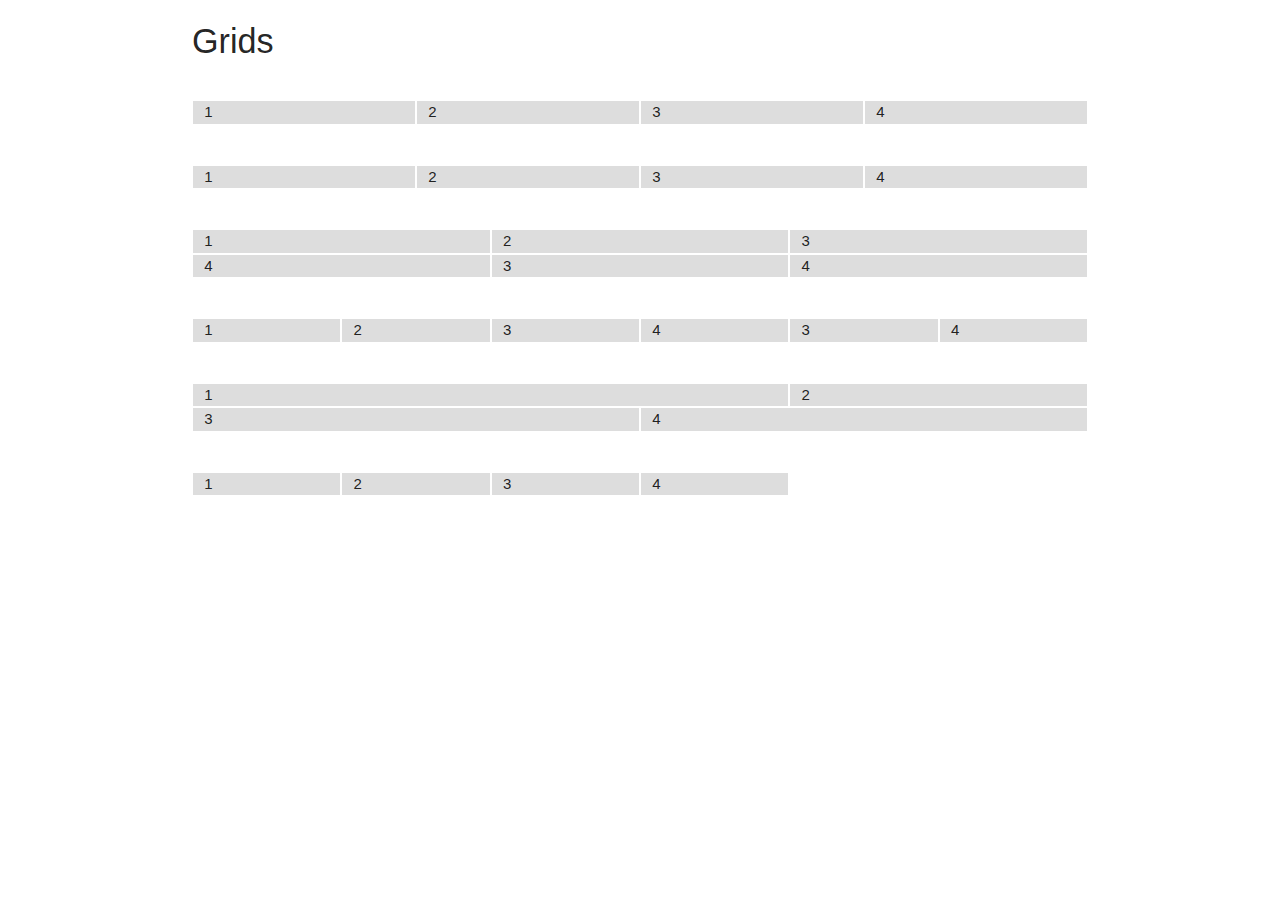
<file: index.html>
<html lang="en">

<head>
    <meta charset="UTF-8">
    <meta name="viewport" content="width=device-width, initial-scale=1.0">
    <!--Import Google Icon Font-->
    <link href="https://fonts.googleapis.com/icon?family=Material+Icons" rel="stylesheet">
    <!-- Compiled and minified CSS -->
    <link rel="stylesheet" href="https://cdnjs.cloudflare.com/ajax/libs/materialize/1.0.0/css/materialize.min.css">
    <!-- Compiled and minified JavaScript -->
    <script src="https://cdnjs.cloudflare.com/ajax/libs/materialize/1.0.0/js/materialize.min.js"></script>
    <title>Materialize CSS</title>
</head>
<style>
    h5 {
        padding: 10px;
    }

    .box {
        height: 200px;
    }

    .row>div {
        padding: 10px;
        background: #ddd;
        border: 1px solid #fff;
    }

    .row {
        margin: 40px auto;
    }
</style>

<body>

    <div class="container">

        <!---
        <h4 class="hide">Hide me on all screen sizes</h4>
        <h4 class="hide-on-small-only">Hide me on small screen sizes</h4>
        <h4 class="hide-on-med-only">Hide me on medium screen sizes</h4>
        <h4 class="hide-on-large-only">Hide me on large screen sizes</h4>
        <h4 class="hide-on-med-and-down">Hide me on medium & small screen sizes</h4>
        <h4 class="hide-on-med-and-up">Hide me on medium and large screen sizes</h4>
        -->

        <!--Applying colour to text-->
        <!---
        <h5 class="blue darken-1">Be yourself, everyone else is already taken</h5>
        <h5 class="orange lighten-4">We are all in the gutter, nut some of us are looking at the starts</h5>
        <h5 class="purple darken-3 white-text">To live is the rarest thing in the world. Most people exist, that is all
        </h5>
        <h5 class="teal darken-2 yellow-text text-lighten-3">Experience is simply the name we give our mistakes</h5>
        <h5 class="yellow lighten-3 purple-text text-darken-2">Always forgive your enemies - nothinh annoys them so much
        </h5>--->

        <!--Alignment-->
        <!---
        <h5 class="center-align">Center alignment</h5>
        <h5 class="left-align">Left alignment</h5>
        <h5 class="right-align">Right alignment</h5>
        --->

        <!--Buttons-->
        <!--<h4>Buttons</h4>-->
        <!---
        <a href="#" class="btn waves-effect waves-dark">Normal button</a>
        <a href="#" class="btn-small">Small button</a>
        <a href="#" class="btn-large">Large button</a>
        <a href="#" class="btn indigo waves-effect waves-light">Indigo button</a>
        <a href="#" class="btn disabled">Disabled button</a>
        <h4>Floating button</h4>
        <a href="#" class="btn-floating pink pulse"></a>
        <h4>Other elements</h4>
        <div class="btn">I am a div tag</div>
        -->

        <!--Icons-->
        <!---
        <h4>Icons</h4>
        <i class="material-icons red-text">error</i>
        <i class="material-icons yellow-text text-darken-2">warning</i>
        <i class="material-icons grey-text">cloud</i>
        <i class="material-icons blue-text">folder</i>

        <h4>Icons on Buttons</h4>
        <a href="#" class="btn indigo">
            <span>Send</span>
            <i class="material-icons left right">send</i>
        </a>
        <a href="#" class="btn pink waves-effect waves-light">
            <span>Email</span>
            <i class="material-icons left">email</i>
        </a>

        <h4>Icons on Floating Buttons</h4>
        <a href="#" class="btn-floating blue pulse">
            <i class="material-icons">add</i>
        </a>
        <a href="#" class="btn-floating red pulse">
            <i class="material-icons">remove</i>
        </a>
        <a href="#" class="btn-floating orange pulse">
            <i class="material-icons">edit</i>
        </a>
        --->

        <!--Responsive Grid-->
        <h4>Grids</h4>
        <div class="row">
            <div class="col s3">1</div>
            <div class="col s3">2</div>
            <div class="col s3">3</div>
            <div class="col s3">4</div>
        </div>

        <div class="row">
            <div class="col s6 m3">1</div>
            <div class="col s6 m3">2</div>
            <div class="col s6 m3">3</div>
            <div class="col s6 m3">4</div>
        </div>
        <div class="row">
            <div class="col s12 m6 l4">1</div>
            <div class="col s12 m6 l4">2</div>
            <div class="col s12 m6 l4">3</div>
            <div class="col s12 m6 l4">4</div>
            <div class="col s12 m6 l4">3</div>
            <div class="col s12 m6 l4">4</div>
        </div>
        <div class="row">
            <div class="col s12 m6 l4 xl2">1</div>
            <div class="col s12 m6 l4 xl2">2</div>
            <div class="col s12 m6 l4 xl2">3</div>
            <div class="col s12 m6 l4 xl2">4</div>
            <div class="col s12 m6 l4 xl2">3</div>
            <div class="col s12 m6 l4 xl2">4</div>
        </div>
        <div class="row">
            <div class="col s12  m8">1</div>
            <div class="col s12  m4">2</div>
            <div class="col s12  m6">3</div>
            <div class="col s12  m6">4</div>
        </div>
        <div class="row">
            <div class="col s12  m2">1</div>
            <div class="col s12  m2">2</div>
            <div class="col s12  m2">3</div>
            <div class="col s12  m2">4</div>
        </div>
    </div>

    <!---
    <div class="container grey lighten-2 box valign-wrapper">
        <h5>Vertical alignment</h5>
    </div>

    <div class="container">
        <p class="truncate">Lorem ipsum dolor sit amet consectetur adipisicing elit. Odio, illo! Pariatur porro aliquam
            alias
            optio temporibus maiores adipisci veritatis amet enim nisi fugiat ut in consectetur rem non,
            repudiandae accusamus!</p>
    </div>
    --->
</body>

</html>
</file>
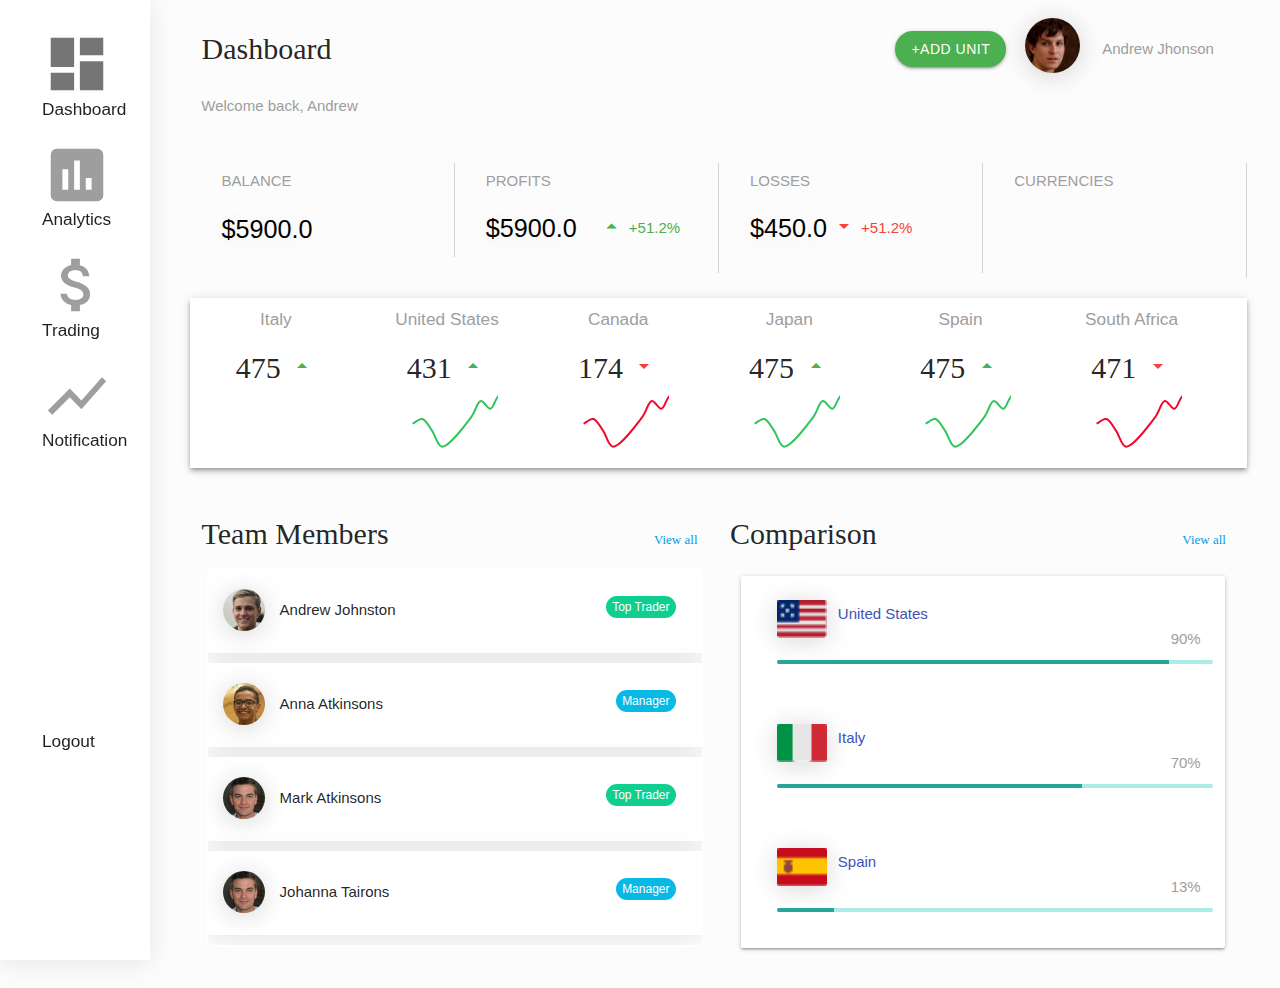
<file: dashboard.html>
<!DOCTYPE html>
<html lang="en">

<head>
    <meta charset="UTF-8">
    <meta name="viewport" content="width=device-width, initial-scale=1.0">
    <!-- font awesome -->
    <link rel="stylesheet" href="https://use.fontawesome.com/releases/v5.0.13/css/all.css"
        integrity="sha384-DNOHZ68U8hZfKXOrtjWvjxusGo9WQnrNx2sqG0tfsghAvtVlRW3tvkXWZh58N9jp" crossorigin="anonymous">
    <!--Import Google Icon Font-->
    <link href="https://fonts.googleapis.com/icon?family=Material+Icons" rel="stylesheet">
    <!-- Compiled and minified CSS -->
    <link rel="stylesheet" href="https://cdnjs.cloudflare.com/ajax/libs/materialize/1.0.0/css/materialize.min.css">
    <!--Import Chart-->
    <link rel="stylesheet" href="css/chart.css">
    <link rel="stylesheet" href="css/chart_up1.css">
    <title>Dashboard</title>
    <style>
        body {
            background: #FCFCFC 0% 0% no-repeat padding-box;
            margin-left: 10.5rem;
            padding-left: 0.9rem;
            padding: -1.5rem;
            min-width: 768px;
            padding: 5px;
            opacity: 1;
        }

        @media only screen and (min-width: 993px) {
            .container {
                width: 95%;
            }
        }

        .row .col {
            min-height: 60px;
        }

        .row .col.l3 {
            border-right: 1px solid lightgrey;
        }

        .col .row {
            margin-left: -.75rem;
            margin-right: 1.25rem;
        }

        .collection {
            margin: .5rem 0 1rem 0;
            border: 1px solid #ffffff;
            border-radius: 2px;
            overflow: hidden;
            position: relative;
            margin-bottom: 10px;
        }

        .collection .collection-item {
            border-bottom: 1px solid #ffffff;
            margin-bottom: 10px;
            box-shadow: 0px 3px 26px #00000017;
            border-radius: 1px;
        }

        .sidenav {
            max-width: 150px;
            box-shadow: 0px 3px 26px #00000017;
            opacity: 1;
            background: #FFFFFF 0% 0% no-repeat padding-box;
            padding: 2rem;
            display: inline-block;
        }


        .sidenav li:hover>a>i {
            background: white !important;
            transform: scale(1.1, 1.1);
            text-shadow: 10px 10px 5px lightgrey transparent;
            box-shadow: none !important;
            color: blue !important;
            font: bold;
        }

        a {
            margin: 10px;
        }

        a:hover {
            background: none;
            transform: scale(1.1, 1.1);
            color: blue !important;
            text-shadow: 10px 10px 5px lightgrey transparent;
        }

        .side-icons {
            margin-top: 1.56rem;
            font-size: 70px;
        }

        .side-icons:hover {
            color: blue;
        }

        .side-title {
            text-align: center;
        }

        .button-1 {
            margin-top: 2.5rem;
        }

        h5 {
            font: normal normal bold 19px/26px Inter;
            letter-spacing: 2.91px;

        }

        h3,
        h4 {
            font: normal normal 30px Inter;
            margin: none;
        }

        p {
            font: normal normal medium 16px/21px Inter;
            color: #495172;
            text-shadow: 0px 3px 26px #0000001C;
            opacity: 1;
        }

        .divider {
            position: absolute;
            left: 50%;
            top: 10%;
            bottom: 10%;
            border-left: 1px solid rgb(92, 92, 92);
        }

        i {
            margin: 2px;
            white-space: pre-wrap;
        }

        img {
            /*top: 88px;*/
            left: 1578px;
            width: 68px;
            height: 68px;
            box-shadow: 0px 3px 26px #00000029;
            opacity: 1;
        }

        a {
            font-size: small;
        }

        span {
            display: inline;
            position: relative;
        }

        .acc {
            border-right: 1px grey;
            color: #8990AD;
            text-indent: 17px;
            line-height: 0px;
        }

        .welcome-user {
            margin-top: -2px;
            padding: 11px;
        }

        p {
            padding: 3px;
        }

        /*
        .btc {
            font-size: 18px;
            color: blue;
            background: white;
            display: inline;
            padding: 6px;
            background-color: #b0c3f8;
        }

        .btn-floating:hover {
            background-color: none;
        }*/

        .btn {
            display: inline;
            border-radius: 25px;
            background-color: rgb(82 219 95);
            font: bold;
            width: 45% auto;
        }

        .arr-up {
            margin-left: 19px;
            color: rgb(87, 236, 87);
            font-size: 25px;
        }

        .arr-down {
            margin-left: -9px;
            color: rgb(207, 78, 85);
            font-size: smaller;
        }


        .card {
            min-height: 100px;
        }

        .dashboard,
        .chart,
        .attach_money,
        .show_chart {
            padding-bottom: 20px;
            text-align: center;
        }

        .signout {
            margin-top: 200px;
        }

        i.circle {
            font-size: 15px;
            line-height: 30px;
            width: 30px;
            color: rgb(59, 85, 230);
            background-color: rgb(205 214 255);
            text-align: center;
        }
    </style>
</head>

<body>

    <!--Sidenav-->
    <ul id="sidenav-1" class="sidenav sidenav-fixed hide-on-med-and-down valign">
        <li class="dashboard">
            <a href="#" class="side-link">
                <i class="material-icons valign side-icons" id="hover-icons">dashboard</i><br>
                <h6>Dashboard</h6>
            </a>
        </li><br>
        <li class="chart"><a href="#" target="_blank" id="hover-icons">
                <i class="material-icons valign side-icons grey-text lighten-5">insert_chart</i><br>
                <h6>Analytics</h6>
            </a></li><br>
        <li class="attach_money">
            <a href="#" target="_blank">
                <i class="material-icons side-icons grey-text lighten-5">attach_money</i><br>
                <h6>Trading</h6>
            </a>
        </li><br>
        <li class="show_chart"><a href="#" target="_blank">
                <i class="material-icons side-icons grey-text lighten-5">show_chart</i><br>
                <h6>Notification</h6>
            </a></li><br>
        <li class="signout"><a href="#" target="_blank">
                <i class="fas fa-sign-out-alt side-icons pin-bottom grey-text lighten-5 hover-icons"></i><br>
                <h6>Logout</h6>
            </a></li><br>
    </ul>

    <div class="container">
        <!--User-->
        <div class="row">
            <div class="col s12 l12">
                <h3 class="left heading-1">Dashboard</h3>
                <ul class="valign-wrapper right">
                    <li>
                        <div class="btn green right" style="margin-right: 19px;">+Add Unit
                        </div>
                    </li>
                    <li><img src="./img/user.jpg" alt="" class="circle img-user"
                            style="margin-right: 19px; height: 55px; width: 55px;"></li>
                    <li>
                        <p class="grey-text darken-4" style="margin-right: 19px; color: #8990AD;">Andrew Jhonson</p>
                    </li>
                </ul>
            </div>
            <p class="grey-text lighten-2 welcome-user">Welcome back, Andrew</p>
        </div>
        <!--Balance Information-->
        <div class="row">
            <section>
                <div class="col s12 l3">
                    <p class="grey-text lighten-2 text-accent-3 acc">BALANCE</p>
                    <span>
                        <p class="flow-text black-text darken-2 acc" style="margin-top: 42px;">
                            $5900.0
                        </p>
                    </span>
                </div>
                <div class="col s12 l3">
                    <p class="grey-text lighten-2 text-accent-3 acc">PROFITS</p>
                    <ul class="valign-wrapper">
                        <li>
                            <p class="flow-text black-text darken-2 acc" style="margin-top: 25px;">
                                $5900.0
                                <!--<i class="fas fa-arrow-up green-text"></i>-->
                                <!---
                                                    <i class="material-icons arr-up">arrow_drop_up</i>
                                                    <span class="green-text">
                                                        <span>
                                                            <p class="green-text" style="font: bold 10px;">+51.2%</p>
                                                        </span>
                                                    </span>-->
                            </p>
                        </li>
                        <li><i class="material-icons green-text arr-up">arrow_drop_up</i></li>
                        <li>
                            <p class="green-text lighten-2">+51.2%</p>
                        </li>
                    </ul>
                </div>
                <div class="col s12 l3">
                    <p class="grey-text lighten-2 text-accent-3 acc">LOSSES</p>
                    <ul class="valign-wrapper">
                        <li>
                            <p class="flow-text black-text darken-2 acc">
                                $450.0
                            </p>
                        </li>
                        <li>
                            <i class="material-icons red-text">arrow_drop_down</i>
                        </li>
                        <li>
                            <p class="red-text" style="font: bold 10px;">+51.2%</p>
                        </li>
                    </ul>
                </div>
                <div class="col s12 l3">
                    <p class="grey-text lighten-2 text-accent-3 acc">CURRENCIES</p>
                    <p class="flow-text darken-2">
                        <i class="fab fa-btc circle"></i>
                        <i class="fas fa-dollar-sign circle"></i>
                        <i class="fas fa-euro-sign circle"></i>
                        <i class="fas fa-yen-sign circle"></i>
                    </p>
                </div>
            </section>
        </div>
        <!--Countries Markey Performance-->
        <div class="row">
            <div class="col s12 white z-depth-2">
                <section>
                    <div class="row">
                        <div class="col s12 l2">
                            <h6 class="grey-text lighten-3 center">Italy</h6>
                            <h4 class="darken-2 center">475 <i
                                    class="material-icons green-text accent-3">arrow_drop_up</i>
                            </h4>
                            <div id="chartArea" class="center"></div>
                        </div>
                        <div class="col s12 l2 m2">
                            <h6 class="grey-text lighten-3 center">United States</h6>
                            <h4 class="darken-2 center">431 <i
                                    class="material-icons green-text accent-3">arrow_drop_up</i>
                            </h4>
                            <div id="chartArea" class="center"><svg width="420" height="300">
                                    <g transform="translate(50,20)">
                                        <path class="line"
                                            d="M340.27777777777777,203.55828220858902C333.1424140338967,203.48445112296096,317.5927944036658,192.64177435729277,311.1111111111111,183.58895705521476C304.5564817644953,174.4342576847732,305.48644145485383,157.5842002391147,301.3888888888889,148.77300613496934C298.55730896236776,142.6841030758075,294.416987084035,141.03056272016616,291.6666666666667,134.5092024539878C287.03522077771595,123.52745392591676,285.0746207297411,103.1559777976034,281.94444444444446,86.53374233128847C278.5756388885756,68.64430924954277,278.7022887149098,31.87994980142863,272.22222222222223,30.67484662576686C265.7407406634795,29.469480289133095,250.1830625373764,79.3081734266009,243.05555555555554,79.32515337423318C238.95671961944007,79.33491808154614,237.2326306342234,64.71896455198743,233.33333333333331,63.282208588957026C230.45214597803405,62.220590868146374,226.35816603663878,62.943063531406196,223.6111111111111,66.50306748466258C212.98902816501243,80.26859395030615,218.42544070724492,219.0782468996847,213.8888888888889,219.32515337423314C211.12806610264363,219.47541397926946,211.20104092244657,179.6212969398416,204.16666666666669,163.45092024539886C197.6751477870088,148.52844074881747,181.6078271115298,137.11939563955178,175,124.95398773006139C169.91474778505892,115.59173195774359,169.73480055899643,103.22919233631562,165.27777777777777,98.05214723926389C162.50706815608635,94.83383551719331,158.85464805751747,94.25612760714013,155.55555555555554,92.79141104294477C152.36924516676063,91.37676698481053,148.80891501025266,91.45199811758664,145.83333333333334,89.35582822085888C142.19648507137867,86.79382432602083,141.24050843834834,79.53899540899714,136.11111111111111,77.40797546012274C127.9404019930216,74.01343551394994,105.32464309276618,76.48285116927688,97.22222222222223,81.31901840490812C91.8237634746715,84.54124664199293,91.06264750736207,95.13866068563995,87.5,95.69018404907992C84.48916890003242,96.15628227843668,80.73830745753429,87.45711885772634,77.77777777777777,88.00613496932513C74.10601994057663,88.68704495117619,72.65653928510623,98.46724894617509,68.05555555555556,104.40184049079762C61.28171985927682,113.13909113343873,45.68506396084149,134.45922171444386,38.888888888888886,133.6656441717793C34.333545914553916,133.13372469570723,32.57544683677106,122.64683972608645,29.166666666666664,117.85276073619636C26.065046226901213,113.49066853814246,23.02004415440253,106.72412294542731,19.444444444444443,105.95092024539885C16.440110782680765,105.30125051514561,12.737925183047752,108.40447797493584,9.722222222222221,110.7668711656442">
                                        </path>
                                    </g>
                                </svg></div>
                        </div>
                        <div class="col s12 l2">
                            <h6 class="grey-text lighten-3 center">Canada</h6>
                            <h4 class="darken-2 center">174 <i
                                    class="material-icons red-text accent-3">arrow_drop_down</i>
                            </h4>
                            <div id="chartArea" class="center"><svg width="420" height="300">
                                    <g transform="translate(50,20)">
                                        <path class="line" id="line-down"
                                            d="M340.27777777777777,203.55828220858902C333.1424140338967,203.48445112296096,317.5927944036658,192.64177435729277,311.1111111111111,183.58895705521476C304.5564817644953,174.4342576847732,305.48644145485383,157.5842002391147,301.3888888888889,148.77300613496934C298.55730896236776,142.6841030758075,294.416987084035,141.03056272016616,291.6666666666667,134.5092024539878C287.03522077771595,123.52745392591676,285.0746207297411,103.1559777976034,281.94444444444446,86.53374233128847C278.5756388885756,68.64430924954277,278.7022887149098,31.87994980142863,272.22222222222223,30.67484662576686C265.7407406634795,29.469480289133095,250.1830625373764,79.3081734266009,243.05555555555554,79.32515337423318C238.95671961944007,79.33491808154614,237.2326306342234,64.71896455198743,233.33333333333331,63.282208588957026C230.45214597803405,62.220590868146374,226.35816603663878,62.943063531406196,223.6111111111111,66.50306748466258C212.98902816501243,80.26859395030615,218.42544070724492,219.0782468996847,213.8888888888889,219.32515337423314C211.12806610264363,219.47541397926946,211.20104092244657,179.6212969398416,204.16666666666669,163.45092024539886C197.6751477870088,148.52844074881747,181.6078271115298,137.11939563955178,175,124.95398773006139C169.91474778505892,115.59173195774359,169.73480055899643,103.22919233631562,165.27777777777777,98.05214723926389C162.50706815608635,94.83383551719331,158.85464805751747,94.25612760714013,155.55555555555554,92.79141104294477C152.36924516676063,91.37676698481053,148.80891501025266,91.45199811758664,145.83333333333334,89.35582822085888C142.19648507137867,86.79382432602083,141.24050843834834,79.53899540899714,136.11111111111111,77.40797546012274C127.9404019930216,74.01343551394994,105.32464309276618,76.48285116927688,97.22222222222223,81.31901840490812C91.8237634746715,84.54124664199293,91.06264750736207,95.13866068563995,87.5,95.69018404907992C84.48916890003242,96.15628227843668,80.73830745753429,87.45711885772634,77.77777777777777,88.00613496932513C74.10601994057663,88.68704495117619,72.65653928510623,98.46724894617509,68.05555555555556,104.40184049079762C61.28171985927682,113.13909113343873,45.68506396084149,134.45922171444386,38.888888888888886,133.6656441717793C34.333545914553916,133.13372469570723,32.57544683677106,122.64683972608645,29.166666666666664,117.85276073619636C26.065046226901213,113.49066853814246,23.02004415440253,106.72412294542731,19.444444444444443,105.95092024539885C16.440110782680765,105.30125051514561,12.737925183047752,108.40447797493584,9.722222222222221,110.7668711656442">
                                        </path>
                                    </g>
                                </svg></div>
                        </div>
                        <div class="col s12 l2">
                            <h6 class="grey-text lighten-3 center">Japan</h6>
                            <h4 class="darken-2 center">475 <i
                                    class="material-icons green-text accent-3">arrow_drop_up</i>
                            </h4>
                            <div id="chartArea" class="center"><svg width="420" height="300">
                                    <g transform="translate(50,20)">
                                        <path class="line"
                                            d="M340.27777777777777,203.55828220858902C333.1424140338967,203.48445112296096,317.5927944036658,192.64177435729277,311.1111111111111,183.58895705521476C304.5564817644953,174.4342576847732,305.48644145485383,157.5842002391147,301.3888888888889,148.77300613496934C298.55730896236776,142.6841030758075,294.416987084035,141.03056272016616,291.6666666666667,134.5092024539878C287.03522077771595,123.52745392591676,285.0746207297411,103.1559777976034,281.94444444444446,86.53374233128847C278.5756388885756,68.64430924954277,278.7022887149098,31.87994980142863,272.22222222222223,30.67484662576686C265.7407406634795,29.469480289133095,250.1830625373764,79.3081734266009,243.05555555555554,79.32515337423318C238.95671961944007,79.33491808154614,237.2326306342234,64.71896455198743,233.33333333333331,63.282208588957026C230.45214597803405,62.220590868146374,226.35816603663878,62.943063531406196,223.6111111111111,66.50306748466258C212.98902816501243,80.26859395030615,218.42544070724492,219.0782468996847,213.8888888888889,219.32515337423314C211.12806610264363,219.47541397926946,211.20104092244657,179.6212969398416,204.16666666666669,163.45092024539886C197.6751477870088,148.52844074881747,181.6078271115298,137.11939563955178,175,124.95398773006139C169.91474778505892,115.59173195774359,169.73480055899643,103.22919233631562,165.27777777777777,98.05214723926389C162.50706815608635,94.83383551719331,158.85464805751747,94.25612760714013,155.55555555555554,92.79141104294477C152.36924516676063,91.37676698481053,148.80891501025266,91.45199811758664,145.83333333333334,89.35582822085888C142.19648507137867,86.79382432602083,141.24050843834834,79.53899540899714,136.11111111111111,77.40797546012274C127.9404019930216,74.01343551394994,105.32464309276618,76.48285116927688,97.22222222222223,81.31901840490812C91.8237634746715,84.54124664199293,91.06264750736207,95.13866068563995,87.5,95.69018404907992C84.48916890003242,96.15628227843668,80.73830745753429,87.45711885772634,77.77777777777777,88.00613496932513C74.10601994057663,88.68704495117619,72.65653928510623,98.46724894617509,68.05555555555556,104.40184049079762C61.28171985927682,113.13909113343873,45.68506396084149,134.45922171444386,38.888888888888886,133.6656441717793C34.333545914553916,133.13372469570723,32.57544683677106,122.64683972608645,29.166666666666664,117.85276073619636C26.065046226901213,113.49066853814246,23.02004415440253,106.72412294542731,19.444444444444443,105.95092024539885C16.440110782680765,105.30125051514561,12.737925183047752,108.40447797493584,9.722222222222221,110.7668711656442">
                                        </path>
                                    </g>
                                </svg></div>
                        </div>
                        <div class="col s12 l2">
                            <h6 class="grey-text lighten-3 center">Spain</h6>
                            <h4 class="darken-2 center">475 <i
                                    class="material-icons green-text accent-3">arrow_drop_up</i>
                            </h4>
                            <div id="chartArea" class="center"><svg width="420" height="300">
                                    <g transform="translate(50,20)">
                                        <path class="line"
                                            d="M340.27777777777777,203.55828220858902C333.1424140338967,203.48445112296096,317.5927944036658,192.64177435729277,311.1111111111111,183.58895705521476C304.5564817644953,174.4342576847732,305.48644145485383,157.5842002391147,301.3888888888889,148.77300613496934C298.55730896236776,142.6841030758075,294.416987084035,141.03056272016616,291.6666666666667,134.5092024539878C287.03522077771595,123.52745392591676,285.0746207297411,103.1559777976034,281.94444444444446,86.53374233128847C278.5756388885756,68.64430924954277,278.7022887149098,31.87994980142863,272.22222222222223,30.67484662576686C265.7407406634795,29.469480289133095,250.1830625373764,79.3081734266009,243.05555555555554,79.32515337423318C238.95671961944007,79.33491808154614,237.2326306342234,64.71896455198743,233.33333333333331,63.282208588957026C230.45214597803405,62.220590868146374,226.35816603663878,62.943063531406196,223.6111111111111,66.50306748466258C212.98902816501243,80.26859395030615,218.42544070724492,219.0782468996847,213.8888888888889,219.32515337423314C211.12806610264363,219.47541397926946,211.20104092244657,179.6212969398416,204.16666666666669,163.45092024539886C197.6751477870088,148.52844074881747,181.6078271115298,137.11939563955178,175,124.95398773006139C169.91474778505892,115.59173195774359,169.73480055899643,103.22919233631562,165.27777777777777,98.05214723926389C162.50706815608635,94.83383551719331,158.85464805751747,94.25612760714013,155.55555555555554,92.79141104294477C152.36924516676063,91.37676698481053,148.80891501025266,91.45199811758664,145.83333333333334,89.35582822085888C142.19648507137867,86.79382432602083,141.24050843834834,79.53899540899714,136.11111111111111,77.40797546012274C127.9404019930216,74.01343551394994,105.32464309276618,76.48285116927688,97.22222222222223,81.31901840490812C91.8237634746715,84.54124664199293,91.06264750736207,95.13866068563995,87.5,95.69018404907992C84.48916890003242,96.15628227843668,80.73830745753429,87.45711885772634,77.77777777777777,88.00613496932513C74.10601994057663,88.68704495117619,72.65653928510623,98.46724894617509,68.05555555555556,104.40184049079762C61.28171985927682,113.13909113343873,45.68506396084149,134.45922171444386,38.888888888888886,133.6656441717793C34.333545914553916,133.13372469570723,32.57544683677106,122.64683972608645,29.166666666666664,117.85276073619636C26.065046226901213,113.49066853814246,23.02004415440253,106.72412294542731,19.444444444444443,105.95092024539885C16.440110782680765,105.30125051514561,12.737925183047752,108.40447797493584,9.722222222222221,110.7668711656442">
                                        </path>
                                    </g>
                                </svg></div>
                        </div>
                        <div class="col s12 l2">
                            <h6 class="grey-text lighten-3 center">South Africa</h6>
                            <h4 class="darken-2 center">471 <i
                                    class="material-icons red-text accent-3">arrow_drop_down</i>
                            </h4>
                            <div id="chartArea" class="center"><svg width="420" height="300">
                                    <g transform="translate(50,20)">
                                        <path class="line" id="line-down"
                                            d="M340.27777777777777,203.55828220858902C333.1424140338967,203.48445112296096,317.5927944036658,192.64177435729277,311.1111111111111,183.58895705521476C304.5564817644953,174.4342576847732,305.48644145485383,157.5842002391147,301.3888888888889,148.77300613496934C298.55730896236776,142.6841030758075,294.416987084035,141.03056272016616,291.6666666666667,134.5092024539878C287.03522077771595,123.52745392591676,285.0746207297411,103.1559777976034,281.94444444444446,86.53374233128847C278.5756388885756,68.64430924954277,278.7022887149098,31.87994980142863,272.22222222222223,30.67484662576686C265.7407406634795,29.469480289133095,250.1830625373764,79.3081734266009,243.05555555555554,79.32515337423318C238.95671961944007,79.33491808154614,237.2326306342234,64.71896455198743,233.33333333333331,63.282208588957026C230.45214597803405,62.220590868146374,226.35816603663878,62.943063531406196,223.6111111111111,66.50306748466258C212.98902816501243,80.26859395030615,218.42544070724492,219.0782468996847,213.8888888888889,219.32515337423314C211.12806610264363,219.47541397926946,211.20104092244657,179.6212969398416,204.16666666666669,163.45092024539886C197.6751477870088,148.52844074881747,181.6078271115298,137.11939563955178,175,124.95398773006139C169.91474778505892,115.59173195774359,169.73480055899643,103.22919233631562,165.27777777777777,98.05214723926389C162.50706815608635,94.83383551719331,158.85464805751747,94.25612760714013,155.55555555555554,92.79141104294477C152.36924516676063,91.37676698481053,148.80891501025266,91.45199811758664,145.83333333333334,89.35582822085888C142.19648507137867,86.79382432602083,141.24050843834834,79.53899540899714,136.11111111111111,77.40797546012274C127.9404019930216,74.01343551394994,105.32464309276618,76.48285116927688,97.22222222222223,81.31901840490812C91.8237634746715,84.54124664199293,91.06264750736207,95.13866068563995,87.5,95.69018404907992C84.48916890003242,96.15628227843668,80.73830745753429,87.45711885772634,77.77777777777777,88.00613496932513C74.10601994057663,88.68704495117619,72.65653928510623,98.46724894617509,68.05555555555556,104.40184049079762C61.28171985927682,113.13909113343873,45.68506396084149,134.45922171444386,38.888888888888886,133.6656441717793C34.333545914553916,133.13372469570723,32.57544683677106,122.64683972608645,29.166666666666664,117.85276073619636C26.065046226901213,113.49066853814246,23.02004415440253,106.72412294542731,19.444444444444443,105.95092024539885C16.440110782680765,105.30125051514561,12.737925183047752,108.40447797493584,9.722222222222221,110.7668711656442">
                                        </path>
                                    </g>
                                </svg></div>
                        </div>
                    </div>
                </section>
            </div>
        </div>
        <!--Comparison-->
        <div class="row">
            <div class="col s12 l6 m6">
                <span>
                    <h3>Team Members <span class="right"><a href="#">View all</a></span></h3>
                </span>
                <!-- <div class="col s12">
                    <div class="card" style="margin: 2px;">
                        <div class="card-content">
                            <div class="col s2">
                                <img src="./img/man.jpg" alt="" class="circle responsive-img">
                            </div>
                            <p class="indigo-text darken-3 bold">Andrew <span class="btn right">Top
                                    Trader</span></p>
                        </div>
                    </div>
                </div>
                <div class="col s12">
                    <div class="card" style="margin: 2px;">
                        <div class="card-content">
                            <div class="col s2">
                                <img src="./img/man.jpg" alt="" class="circle responsive-img">
                            </div>
                            <p class="indigo-text darken-3 bold">Anna Atkinson <span class="btn right">Manager</span>
                            </p>
                        </div>
                    </div>
                </div>
                <div class="col s12">
                    <div class="card" style="margin: 2px;">
                        <div class="card-content">
                            <div class="col s2">
                                <img src="./img/man.jpg" alt="" class="circle responsive-img">
                            </div>
                            <p class="indigo-text darken-3 bold">Mark Atkinson <span class="btn right">Top
                                    Trader</span></p>
                        </div>
                    </div>
                </div>
                <div class="col s12">
                    <div class="card" style="margin: 2px;">
                        <div class="card-content">
                            <div class="col s2">
                                <img src="./img/man.jpg" alt="" class="circle responsive-img">
                            </div>
                            <p class="indigo-text darken-3 bold">Johanna Tairons <span class="btn right">Manager</span>
                            </p>
                        </div>
                    </div>
                </div>-->

                <ul class="collection" style="margin: 5px;">
                    <li class="collection-item avatar">
                        <img src="./img/usr1.jpg" alt="" class="circle" style="margin-top: 10px;">
                        <div style="margin-top: 20px;">Andrew Johnston
                            <a href="#!" class="secondary-content">
                                <span class="new badge" data-badge-caption="Top Trader"
                                    style="border-radius: 12px; background-color: rgb(14, 207, 143);"></span>
                            </a>
                        </div>
                    </li>
                    <li class="collection-item avatar">
                        <img src="./img/usr2.jpg" alt="" class="circle" style="margin-top: 10px;">
                        <div style="margin-top: 20px;">Anna Atkinsons
                            <a href="#!" class="secondary-content">
                                <span class="new badge" data-badge-caption="Manager"
                                    style="border-radius: 12px; background-color: rgb(8, 185, 230);"></span>
                            </a>
                        </div>
                    </li>
                    <li class="collection-item avatar">
                        <img src="./img/usr3.jpg" alt="" class="circle" style="margin-top: 10px;">
                        <div style="margin-top: 20px;">Mark Atkinsons
                            <a href="#!" class="secondary-content">
                                <span class="new badge" data-badge-caption="Top Trader"
                                    style="border-radius: 12px; background-color: rgb(14, 207, 143);"></span>
                            </a>
                        </div>
                    </li>
                    <li class=" collection-item avatar">
                        <img src="./img/usr3.jpg" alt="" class="circle" style="margin-top: 10px;">
                        <div style="margin-top: 20px;">Johanna Tairons
                            <a href="#!" class="secondary-content">
                                <span class="new badge" data-badge-caption="Manager"
                                    style="border-radius: 12px; background-color: rgb(8, 185, 230);"></span>
                            </a>
                        </div>
                    </li>
                </ul>
            </div>
            <div class="col s12 l6 m6">
                <span>
                    <h3>Comparison <span class="right"><a href="#">View all</a></span></h3>
                </span>
                <div class="col s12">
                    <div class="card" style="padding: auto; height: fit-content">
                        <div class="card-content">
                            <div class="col s2">
                                <img src="./img/usa.png" alt="" class="responsive-img">
                            </div>
                            <p class="indigo-text darken-3">United States</p>
                            <blackquote class="grey-text darken-3 right">90%</blackquote>
                            <div class="progress push-s12 l7" style="margin: 12px;">
                                <div class="determinate" style="width: 90%;"></div>
                            </div>
                        </div>
                        <div class="card-content">
                            <div class="col s2">
                                <img src="./img/italy.png" alt="" class="responsive-img">
                            </div>
                            <p class="indigo-text darken-3 bold push-l1">Italy</p>
                            <blackquote class="grey-text darken-3 right">70%</blackquote>
                            <div class="progress" style="margin: 12px;">
                                <div class="determinate" style="width: 70%">
                                </div>
                            </div>
                        </div>
                        <div class="card-content">
                            <div class="col s2">
                                <img src="./img/spain.png" alt="" class="responsive-img">
                            </div>
                            <p class="indigo-text darken-3 bold push-l1">Spain</p>
                            <blackquote class="grey-text darken-3 right">13%</blackquote>
                            <div class="progress" style="margin: 12px;">
                                <div class=" determinate" style="width: 13%"></div>
                            </div>
                        </div>
                    </div>
                </div>
            </div>
        </div>
    </div>
    <!-- Compiled and minified JavaScript -->
    <script src="https://cdnjs.cloudflare.com/ajax/libs/materialize/1.0.0/js/materialize.min.js"></script>
    <!--Chart Js File-->
    <script src="https://d3js.org/d3.v6.min.js"></script>
    <script src="script/chart.js"></script>
</body>

</html>
</file>
<file: css/chart.css>
#chartArea {
  /*margin: 4em auto 2rem;*/
  margin: 2px;
  margin-top: -96px;
  margin-left: -42px;
  padding: 5px;
}

.line {
  fill: none;
  stroke: #2fc55c;
  stroke-width: 2px;
}

#line-down {
  fill: none;
  stroke: #f0082f;
  stroke-width: 2px;
}
.legend {
  font-size: 16px;
  font-weight: bold;
  text-anchor: left;
}

svg {
  width: 145px;
  height: 156px;
  margin: -15px;
  padding: -34px;
}
</file>
<file: css/chart_up1.css>
#chartArea {
  /*margin: 4em auto 2rem;*/
  margin: 2px;
  margin-top: -96px;
  margin-left: -42px;
  padding: 5px;
}

.line {
  fill: none;
  stroke: #2fc55c;
  stroke-width: 2px;
}

.legend {
  font-size: 16px;
  font-weight: bold;
  text-anchor: left;
}

svg {
  width: 145px;
  height: 156px;
  margin: -15px;
  padding: -34px;
}
</file>
